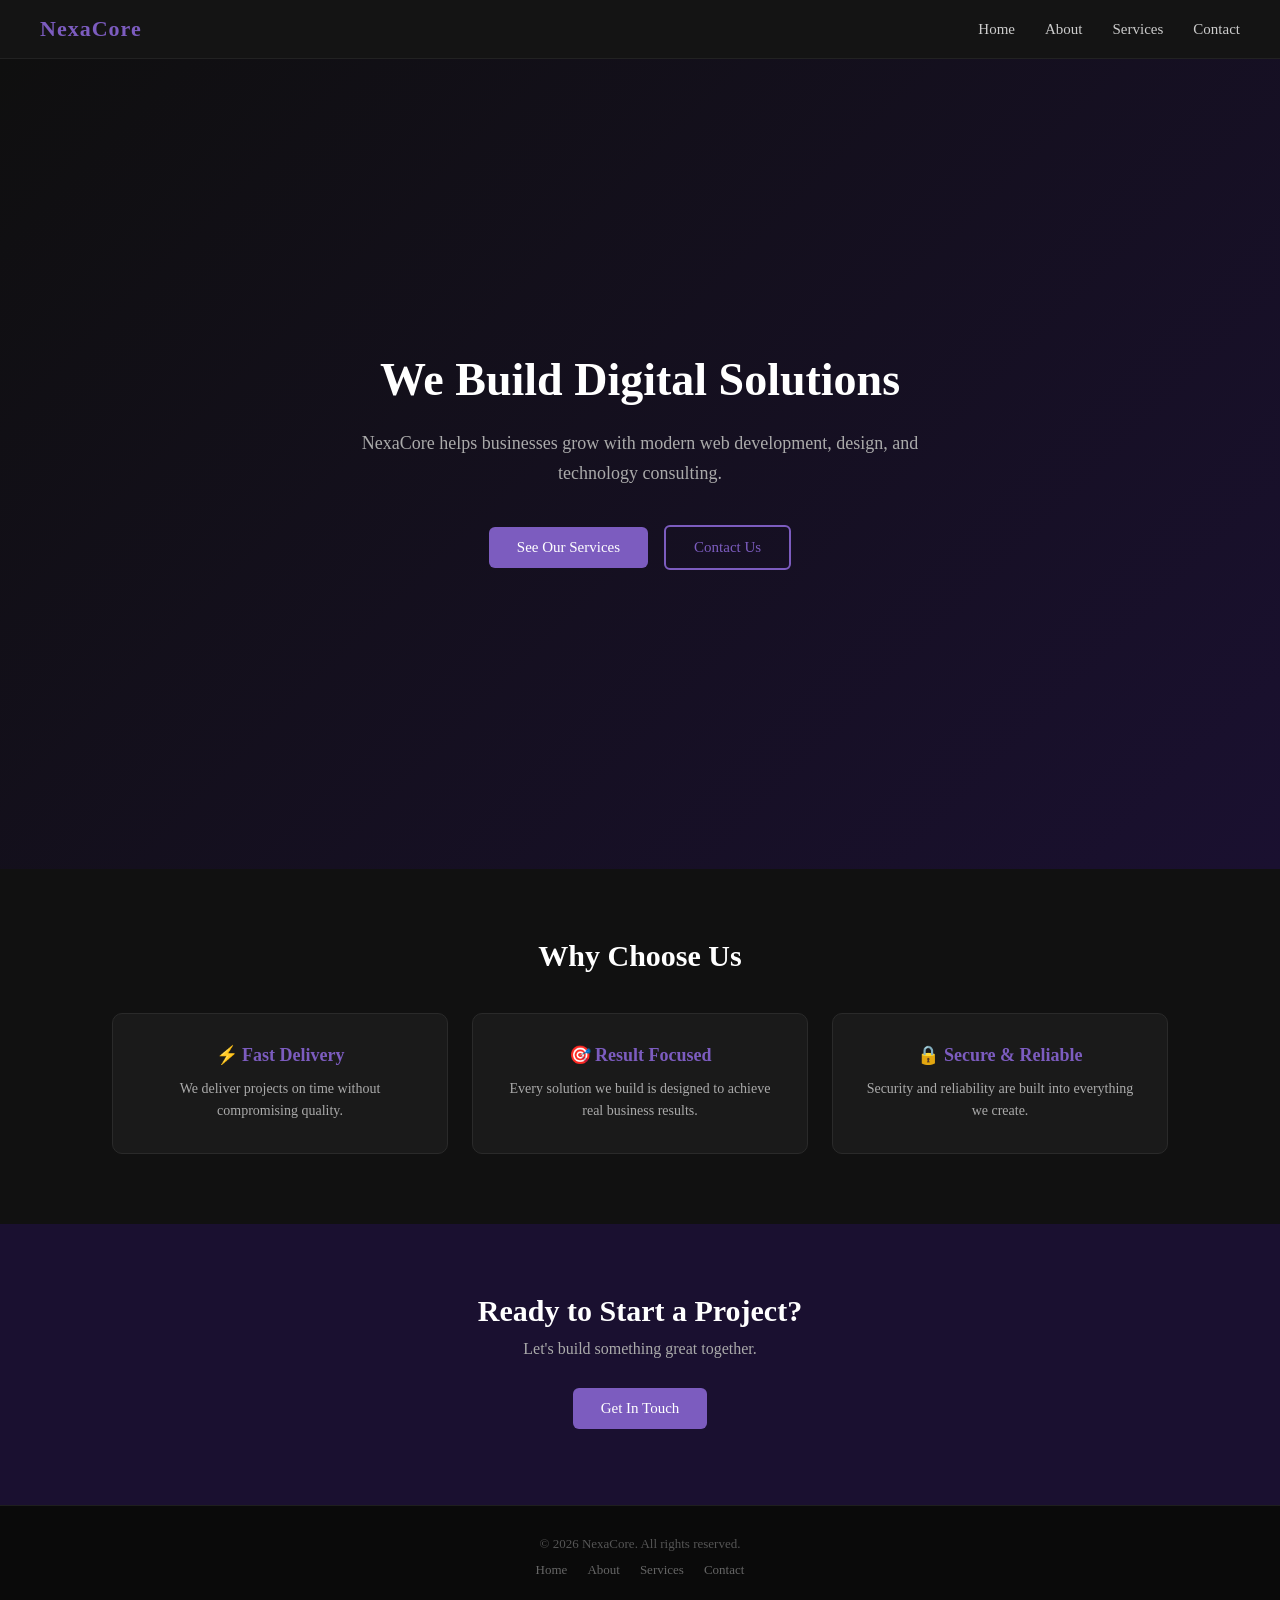
<file: index.html>
<!DOCTYPE html>
<html lang="en">
<head>
  <meta charset="UTF-8" />
  <meta name="viewport" content="width=device-width, initial-scale=1.0"/>
  <title>NexaCore — Tech Agency</title>
  <link rel="stylesheet" href="style.css" />
</head>
<body>

  <!-- navigation bar -->
  <nav class="navbar">
    <div class="logo">NexaCore</div>
    <ul class="nav-links" id="navLinks">
      <li><a href="index.html">Home</a></li>
      <li><a href="about.html">About</a></li>
      <li><a href="services.html">Services</a></li>
      <li><a href="contact.html">Contact</a></li>
    </ul>
    <!-- hamburger button for mobile -->
    <div class="hamburger" id="hamburger">
      <span></span>
      <span></span>
      <span></span>
    </div>
  </nav>

  <!-- hero section -->
  <section class="hero">
    <div class="hero-content">
      <h1>We Build Digital Solutions</h1>
      <p>NexaCore helps businesses grow with modern web development, design, and technology consulting.</p>
      <a href="services.html" class="btn">See Our Services</a>
      <a href="contact.html" class="btn btn-outline">Contact Us</a>
    </div>
  </section>

  <!-- features section -->
  <section class="features">
    <h2>Why Choose Us</h2>
    <div class="features-grid">

      <div class="feature-card">
        <h3>⚡ Fast Delivery</h3>
        <p>We deliver projects on time without compromising quality.</p>
      </div>

      <div class="feature-card">
        <h3>🎯 Result Focused</h3>
        <p>Every solution we build is designed to achieve real business results.</p>
      </div>

      <div class="feature-card">
        <h3>🔒 Secure & Reliable</h3>
        <p>Security and reliability are built into everything we create.</p>
      </div>

    </div>
  </section>

  <!-- call to action -->
  <section class="cta">
    <h2>Ready to Start a Project?</h2>
    <p>Let's build something great together.</p>
    <a href="contact.html" class="btn">Get In Touch</a>
  </section>

  <!-- footer -->
  <footer class="footer">
    <p>© 2026 NexaCore. All rights reserved.</p>
    <div class="footer-links">
      <a href="index.html">Home</a>
      <a href="about.html">About</a>
      <a href="services.html">Services</a>
      <a href="contact.html">Contact</a>
    </div>
  </footer>

  <script src="script.js"></script>

</body>
</html>
</file>
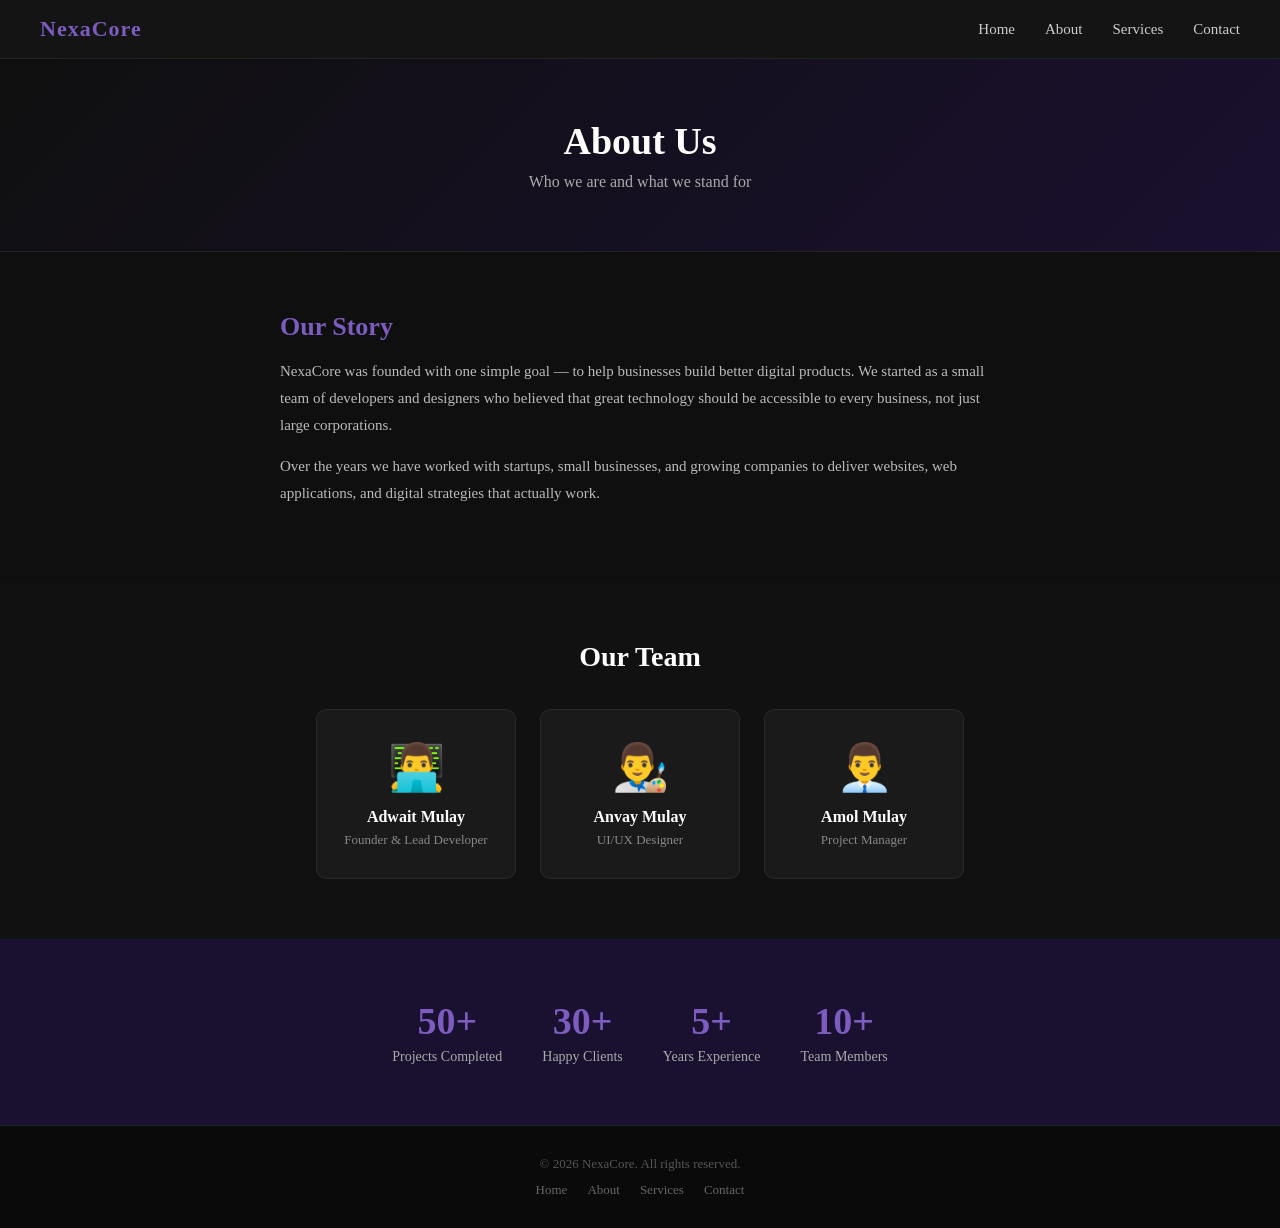
<file: about.html>
<!DOCTYPE html>
<html lang="en">
<head>
  <meta charset="UTF-8" />
  <meta name="viewport" content="width=device-width, initial-scale=1.0"/>
  <title>About — NexaCore</title>
  <link rel="stylesheet" href="style.css" />
</head>
<body>

  <!-- navigation bar -->
  <nav class="navbar">
    <div class="logo">NexaCore</div>
    <ul class="nav-links" id="navLinks">
      <li><a href="index.html">Home</a></li>
      <li><a href="about.html">About</a></li>
      <li><a href="services.html">Services</a></li>
      <li><a href="contact.html">Contact</a></li>
    </ul>
    <div class="hamburger" id="hamburger">
      <span></span>
      <span></span>
      <span></span>
    </div>
  </nav>

  <!-- page header -->
  <section class="page-header">
    <h1>About Us</h1>
    <p>Who we are and what we stand for</p>
  </section>

  <!-- company story -->
  <section class="about-story">
    <h2>Our Story</h2>
    <p>NexaCore was founded with one simple goal — to help businesses build better digital products. We started as a small team of developers and designers who believed that great technology should be accessible to every business, not just large corporations.</p>
    <p>Over the years we have worked with startups, small businesses, and growing companies to deliver websites, web applications, and digital strategies that actually work.</p>
  </section>

  <!-- team section -->
  <section class="team">
    <h2>Our Team</h2>
    <div class="team-grid">

      <div class="team-card">
        <div class="team-avatar">👨‍💻</div>
        <h3>Adwait Mulay</h3>
        <p>Founder & Lead Developer</p>
      </div>

      <div class="team-card">
        <div class="team-avatar">👨‍🎨</div>
        <h3>Anvay Mulay</h3>
        <p>UI/UX Designer</p>
      </div>

      <div class="team-card">
        <div class="team-avatar">👨‍💼</div>
        <h3>Amol Mulay</h3>
        <p>Project Manager</p>
      </div>

    </div>
  </section>

  <!-- stats section -->
  <section class="stats">
    <div class="stat-item">
      <h2>50+</h2>
      <p>Projects Completed</p>
    </div>
    <div class="stat-item">
      <h2>30+</h2>
      <p>Happy Clients</p>
    </div>
    <div class="stat-item">
      <h2>5+</h2>
      <p>Years Experience</p>
    </div>
    <div class="stat-item">
      <h2>10+</h2>
      <p>Team Members</p>
    </div>
  </section>

  <!-- footer -->
  <footer class="footer">
    <p>© 2026 NexaCore. All rights reserved.</p>
    <div class="footer-links">
      <a href="index.html">Home</a>
      <a href="about.html">About</a>
      <a href="services.html">Services</a>
      <a href="contact.html">Contact</a>
    </div>
  </footer>

  <script src="script.js"></script>

</body>
</html>
</file>
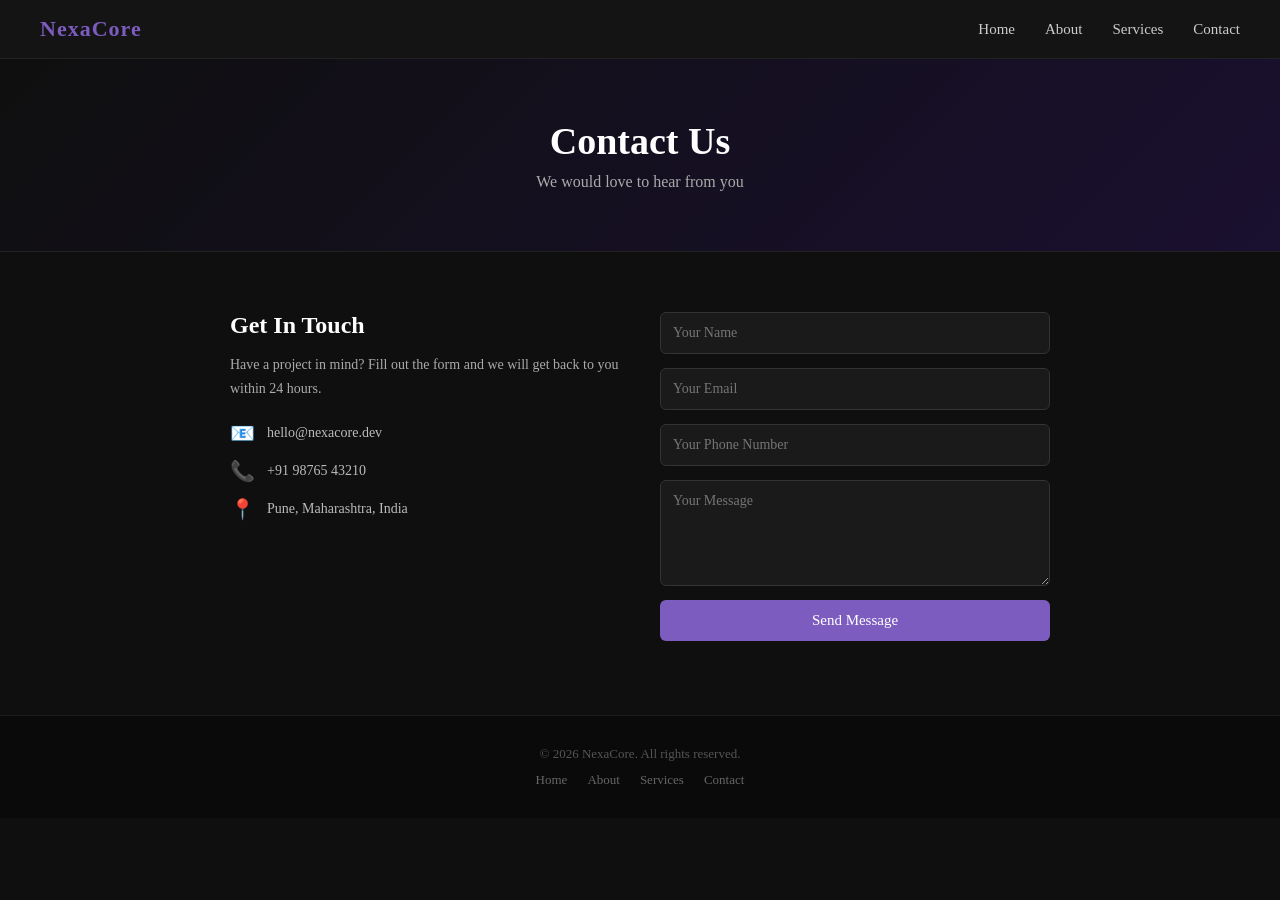
<file: contact.html>
<!DOCTYPE html>
<html lang="en">
<head>
  <meta charset="UTF-8" />
  <meta name="viewport" content="width=device-width, initial-scale=1.0"/>
  <title>Contact — NexaCore</title>
  <link rel="stylesheet" href="style.css" />
</head>
<body>

  <!-- navigation bar -->
  <nav class="navbar">
    <div class="logo">NexaCore</div>
    <ul class="nav-links" id="navLinks">
      <li><a href="index.html">Home</a></li>
      <li><a href="about.html">About</a></li>
      <li><a href="services.html">Services</a></li>
      <li><a href="contact.html">Contact</a></li>
    </ul>
    <div class="hamburger" id="hamburger">
      <span></span>
      <span></span>
      <span></span>
    </div>
  </nav>

  <!-- page header -->
  <section class="page-header">
    <h1>Contact Us</h1>
    <p>We would love to hear from you</p>
  </section>

  <!-- contact section -->
  <section class="contact-section">

    <!-- contact info -->
    <div class="contact-info">
      <h2>Get In Touch</h2>
      <p>Have a project in mind? Fill out the form and we will get back to you within 24 hours.</p>
      <div class="info-item">
        <span>📧</span>
        <p>hello@nexacore.dev</p>
      </div>
      <div class="info-item">
        <span>📞</span>
        <p>+91 98765 43210</p>
      </div>
      <div class="info-item">
        <span>📍</span>
        <p>Pune, Maharashtra, India</p>
      </div>
    </div>

    <!-- contact form -->
    <div class="contact-form">
      <input type="text" id="userName" placeholder="Your Name" />
      <input type="email" id="userEmail" placeholder="Your Email" />
      <input type="tel" id="userPhone" placeholder="Your Phone Number" />
      <textarea id="userMessage" rows="5" placeholder="Your Message"></textarea>
      <button onclick="submitForm()">Send Message</button>
      <p id="formMsg" class="form-msg"></p>
    </div>

  </section>

  <!-- footer -->
  <footer class="footer">
    <p>© 2026 NexaCore. All rights reserved.</p>
    <div class="footer-links">
      <a href="index.html">Home</a>
      <a href="about.html">About</a>
      <a href="services.html">Services</a>
      <a href="contact.html">Contact</a>
    </div>
  </footer>

  <script src="script.js"></script>

</body>
</html>
</file>
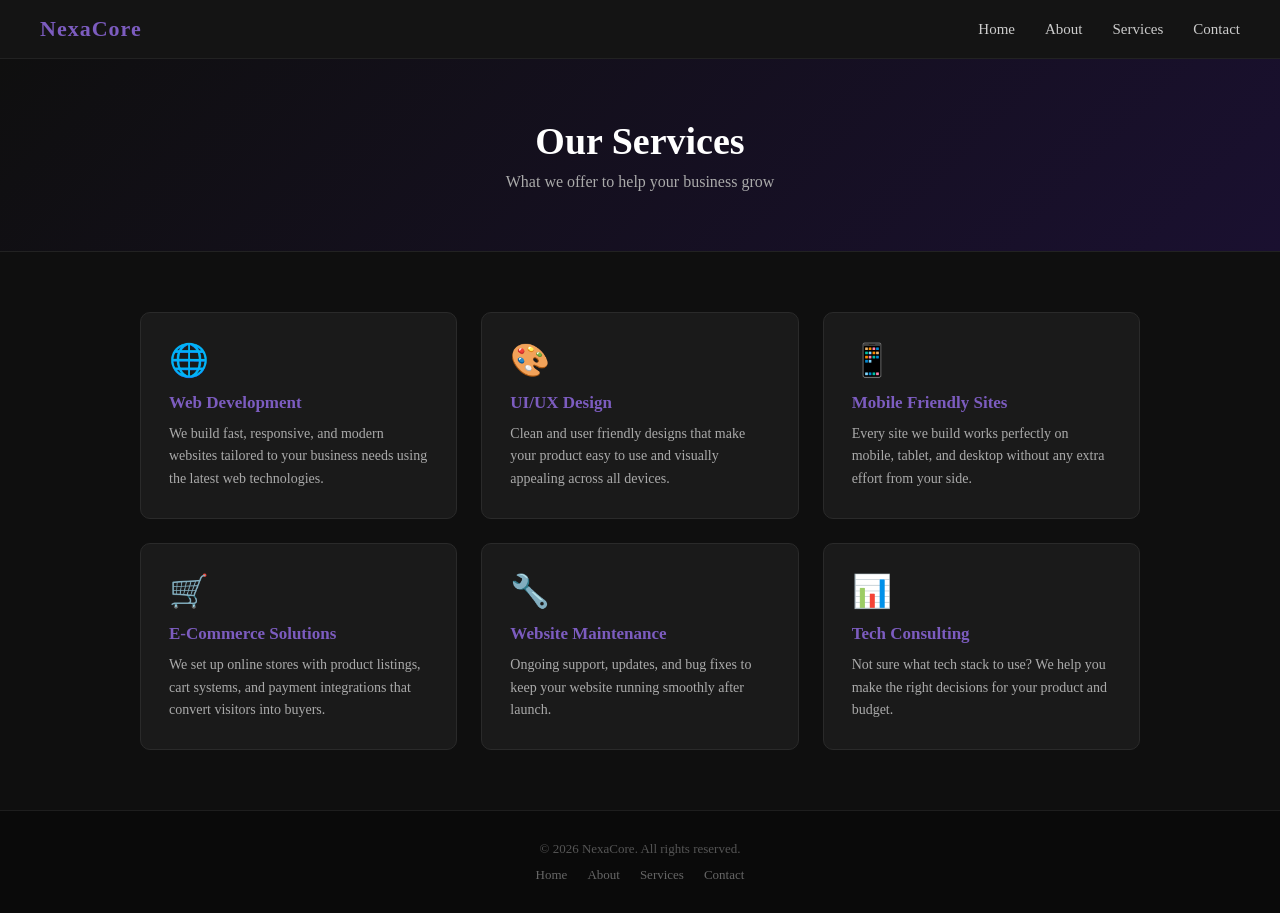
<file: services.html>
<!DOCTYPE html>
<html lang="en">
<head>
  <meta charset="UTF-8" />
  <meta name="viewport" content="width=device-width, initial-scale=1.0"/>
  <title>Services — NexaCore</title>
  <link rel="stylesheet" href="style.css" />
</head>
<body>

  <!-- navigation bar -->
  <nav class="navbar">
    <div class="logo">NexaCore</div>
    <ul class="nav-links" id="navLinks">
      <li><a href="index.html">Home</a></li>
      <li><a href="about.html">About</a></li>
      <li><a href="services.html">Services</a></li>
      <li><a href="contact.html">Contact</a></li>
    </ul>
    <div class="hamburger" id="hamburger">
      <span></span>
      <span></span>
      <span></span>
    </div>
  </nav>

  <!-- page header -->
  <section class="page-header">
    <h1>Our Services</h1>
    <p>What we offer to help your business grow</p>
  </section>

  <!-- services grid -->
  <section class="services-section">
    <div class="services-grid">

      <div class="service-card">
        <div class="service-icon">🌐</div>
        <h3>Web Development</h3>
        <p>We build fast, responsive, and modern websites tailored to your business needs using the latest web technologies.</p>
      </div>

      <div class="service-card">
        <div class="service-icon">🎨</div>
        <h3>UI/UX Design</h3>
        <p>Clean and user friendly designs that make your product easy to use and visually appealing across all devices.</p>
      </div>

      <div class="service-card">
        <div class="service-icon">📱</div>
        <h3>Mobile Friendly Sites</h3>
        <p>Every site we build works perfectly on mobile, tablet, and desktop without any extra effort from your side.</p>
      </div>

      <div class="service-card">
        <div class="service-icon">🛒</div>
        <h3>E-Commerce Solutions</h3>
        <p>We set up online stores with product listings, cart systems, and payment integrations that convert visitors into buyers.</p>
      </div>

      <div class="service-card">
        <div class="service-icon">🔧</div>
        <h3>Website Maintenance</h3>
        <p>Ongoing support, updates, and bug fixes to keep your website running smoothly after launch.</p>
      </div>

      <div class="service-card">
        <div class="service-icon">📊</div>
        <h3>Tech Consulting</h3>
        <p>Not sure what tech stack to use? We help you make the right decisions for your product and budget.</p>
      </div>

    </div>
  </section>

  <!-- footer -->
  <footer class="footer">
    <p>© 2026 NexaCore. All rights reserved.</p>
    <div class="footer-links">
      <a href="index.html">Home</a>
      <a href="about.html">About</a>
      <a href="services.html">Services</a>
      <a href="contact.html">Contact</a>
    </div>
  </footer>

  <script src="script.js"></script>

</body>
</html>
</file>
<file: style.css>
/* basic reset */
* {
  margin: 0;
  padding: 0;
  box-sizing: border-box;
}

body {
  background-color: #0f0f0f;
  color: #e0e0e0;
  font-family: Georgia, serif;
}

/* ========================
   NAVBAR
======================== */

.navbar {
  display: flex;
  justify-content: space-between;
  align-items: center;
  padding: 16px 40px;
  background-color: #141414;
  border-bottom: 1px solid #222;
  position: sticky;
  top: 0;
  z-index: 100;
}

.logo {
  font-size: 22px;
  font-weight: bold;
  color: #7c5cbf;
  letter-spacing: 1px;
}

.nav-links {
  list-style: none;
  display: flex;
  gap: 30px;
}

.nav-links a {
  text-decoration: none;
  color: #ccc;
  font-size: 15px;
  transition: color 0.3s;
}

.nav-links a:hover {
  color: #7c5cbf;
}

/* hamburger button */
.hamburger {
  display: none;
  flex-direction: column;
  gap: 5px;
  cursor: pointer;
}

.hamburger span {
  width: 25px;
  height: 3px;
  background-color: #ccc;
  border-radius: 3px;
}

/* mobile nav */
@media (max-width: 600px) {
  .hamburger {
    display: flex;
  }

  .nav-links {
    display: none;
    flex-direction: column;
    background-color: #141414;
    position: absolute;
    top: 60px;
    right: 0;
    width: 100%;
    padding: 20px;
    gap: 16px;
    border-top: 1px solid #222;
  }

  .nav-links.open {
    display: flex;
  }
}

/* ========================
   HERO
======================== */

.hero {
  min-height: 90vh;
  display: flex;
  align-items: center;
  justify-content: center;
  text-align: center;
  padding: 60px 20px;
  background: linear-gradient(135deg, #0f0f0f, #1a1030);
}

.hero-content h1 {
  font-size: 46px;
  color: #ffffff;
  margin-bottom: 20px;
  line-height: 1.2;
}

.hero-content p {
  font-size: 18px;
  color: #aaa;
  max-width: 600px;
  margin: 0 auto 30px auto;
  line-height: 1.7;
}

/* buttons */
.btn {
  display: inline-block;
  padding: 12px 28px;
  background-color: #7c5cbf;
  color: white;
  text-decoration: none;
  border-radius: 6px;
  font-size: 15px;
  margin: 6px;
  transition: background-color 0.3s;
  font-family: Georgia, serif;
  border: none;
  cursor: pointer;
}

.btn:hover {
  background-color: #5e3fa3;
}

.btn-outline {
  background-color: transparent;
  border: 2px solid #7c5cbf;
  color: #7c5cbf;
}

.btn-outline:hover {
  background-color: #7c5cbf;
  color: white;
}

/* ========================
   FEATURES
======================== */

.features {
  padding: 70px 40px;
  text-align: center;
  background-color: #111;
}

.features h2 {
  font-size: 30px;
  color: #fff;
  margin-bottom: 40px;
}

.features-grid {
  display: flex;
  justify-content: center;
  gap: 24px;
  flex-wrap: wrap;
}

.feature-card {
  background-color: #1a1a1a;
  border: 1px solid #2a2a2a;
  border-radius: 10px;
  padding: 30px;
  width: 28%;
  min-width: 220px;
  transition: transform 0.3s;
}

.feature-card:hover {
  transform: translateY(-6px);
}

.feature-card h3 {
  font-size: 18px;
  color: #7c5cbf;
  margin-bottom: 12px;
}

.feature-card p {
  font-size: 14px;
  color: #aaa;
  line-height: 1.6;
}

/* ========================
   CTA
======================== */

.cta {
  padding: 70px 40px;
  text-align: center;
  background-color: #1a1030;
}

.cta h2 {
  font-size: 30px;
  color: #fff;
  margin-bottom: 12px;
}

.cta p {
  font-size: 16px;
  color: #aaa;
  margin-bottom: 24px;
}

/* ========================
   PAGE HEADER
======================== */

.page-header {
  padding: 60px 40px;
  text-align: center;
  background: linear-gradient(135deg, #0f0f0f, #1a1030);
  border-bottom: 1px solid #222;
}

.page-header h1 {
  font-size: 38px;
  color: #fff;
  margin-bottom: 10px;
}

.page-header p {
  font-size: 16px;
  color: #aaa;
}

/* ========================
   ABOUT PAGE
======================== */

.about-story {
  padding: 60px 40px;
  max-width: 800px;
  margin: 0 auto;
}

.about-story h2 {
  font-size: 26px;
  color: #7c5cbf;
  margin-bottom: 16px;
}

.about-story p {
  font-size: 15px;
  color: #bbb;
  line-height: 1.8;
  margin-bottom: 14px;
}

/* team */
.team {
  padding: 60px 40px;
  text-align: center;
  background-color: #111;
}

.team h2 {
  font-size: 28px;
  color: #fff;
  margin-bottom: 36px;
}

.team-grid {
  display: flex;
  justify-content: center;
  gap: 24px;
  flex-wrap: wrap;
}

.team-card {
  background-color: #1a1a1a;
  border: 1px solid #2a2a2a;
  border-radius: 10px;
  padding: 30px 24px;
  width: 200px;
}

.team-avatar {
  font-size: 46px;
  margin-bottom: 14px;
}

.team-card h3 {
  font-size: 16px;
  color: #fff;
  margin-bottom: 6px;
}

.team-card p {
  font-size: 13px;
  color: #888;
}

/* stats */
.stats {
  display: flex;
  justify-content: center;
  gap: 40px;
  flex-wrap: wrap;
  padding: 60px 40px;
  background-color: #1a1030;
  text-align: center;
}

.stat-item h2 {
  font-size: 38px;
  color: #7c5cbf;
  margin-bottom: 6px;
}

.stat-item p {
  font-size: 14px;
  color: #aaa;
}

/* ========================
   SERVICES PAGE
======================== */

.services-section {
  padding: 60px 40px;
}

.services-grid {
  display: grid;
  grid-template-columns: repeat(3, 1fr);
  gap: 24px;
  max-width: 1000px;
  margin: 0 auto;
}

.service-card {
  background-color: #1a1a1a;
  border: 1px solid #2a2a2a;
  border-radius: 10px;
  padding: 28px;
  transition: transform 0.3s;
}

.service-card:hover {
  transform: translateY(-5px);
}

.service-icon {
  font-size: 32px;
  margin-bottom: 14px;
}

.service-card h3 {
  font-size: 17px;
  color: #7c5cbf;
  margin-bottom: 10px;
}

.service-card p {
  font-size: 14px;
  color: #aaa;
  line-height: 1.6;
}

@media (max-width: 768px) {
  .services-grid {
    grid-template-columns: repeat(2, 1fr);
  }
}

@media (max-width: 480px) {
  .services-grid {
    grid-template-columns: 1fr;
  }
}

/* ========================
   CONTACT PAGE
======================== */

.contact-section {
  display: flex;
  gap: 40px;
  padding: 60px 40px;
  max-width: 900px;
  margin: 0 auto;
  flex-wrap: wrap;
}

.contact-info {
  flex: 1;
  min-width: 240px;
}

.contact-info h2 {
  font-size: 24px;
  color: #fff;
  margin-bottom: 14px;
}

.contact-info p {
  font-size: 14px;
  color: #aaa;
  line-height: 1.7;
  margin-bottom: 20px;
}

.info-item {
  display: flex;
  align-items: center;
  gap: 12px;
  margin-bottom: 14px;
}

.info-item span {
  font-size: 20px;
}

.info-item p {
  font-size: 14px;
  color: #bbb;
  margin: 0;
}

/* contact form */
.contact-form {
  flex: 1;
  min-width: 260px;
  display: flex;
  flex-direction: column;
  gap: 14px;
}

.contact-form input,
.contact-form textarea {
  padding: 12px;
  background-color: #1a1a1a;
  border: 1px solid #333;
  border-radius: 6px;
  color: #eee;
  font-size: 14px;
  font-family: Georgia, serif;
  outline: none;
}

.contact-form input:focus,
.contact-form textarea:focus {
  border-color: #7c5cbf;
}

.contact-form button {
  padding: 12px;
  background-color: #7c5cbf;
  color: white;
  border: none;
  border-radius: 6px;
  font-size: 15px;
  cursor: pointer;
  font-family: Georgia, serif;
  transition: background-color 0.3s;
}

.contact-form button:hover {
  background-color: #5e3fa3;
}

.form-msg {
  font-size: 14px;
  color: #4caf50;
  text-align: center;
}

/* ========================
   FOOTER
======================== */

.footer {
  background-color: #0a0a0a;
  padding: 30px 40px;
  text-align: center;
  border-top: 1px solid #1e1e1e;
}

.footer p {
  font-size: 13px;
  color: #555;
  margin-bottom: 10px;
}

.footer-links {
  display: flex;
  justify-content: center;
  gap: 20px;
}

.footer-links a {
  color: #666;
  text-decoration: none;
  font-size: 13px;
  transition: color 0.3s;
}

.footer-links a:hover {
  color: #7c5cbf;
}

/* mobile adjustments */
@media (max-width: 600px) {
  .hero-content h1 {
    font-size: 30px;
  }

  .features {
    padding: 40px 20px;
  }

  .about-story {
    padding: 40px 20px;
  }

  .contact-section {
    padding: 40px 20px;
  }

  .stats {
    gap: 20px;
  }
}
</file>
